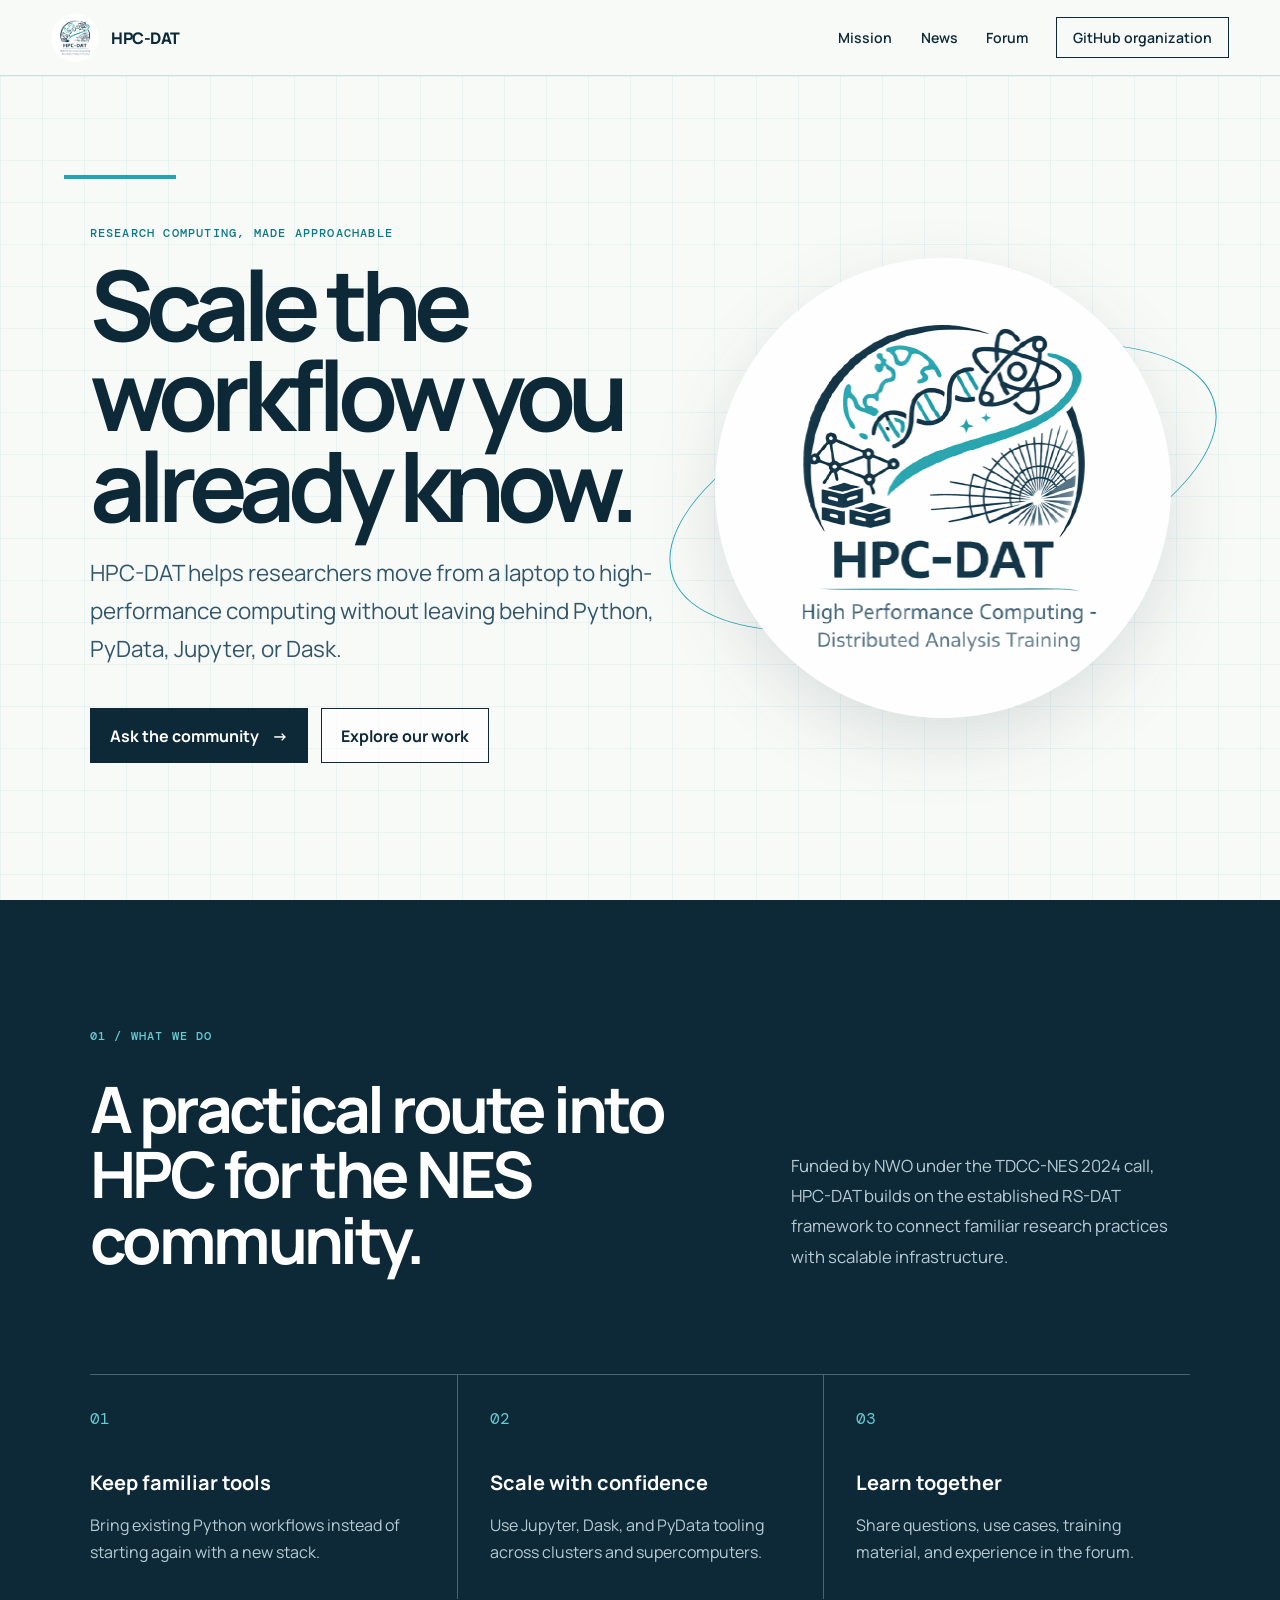
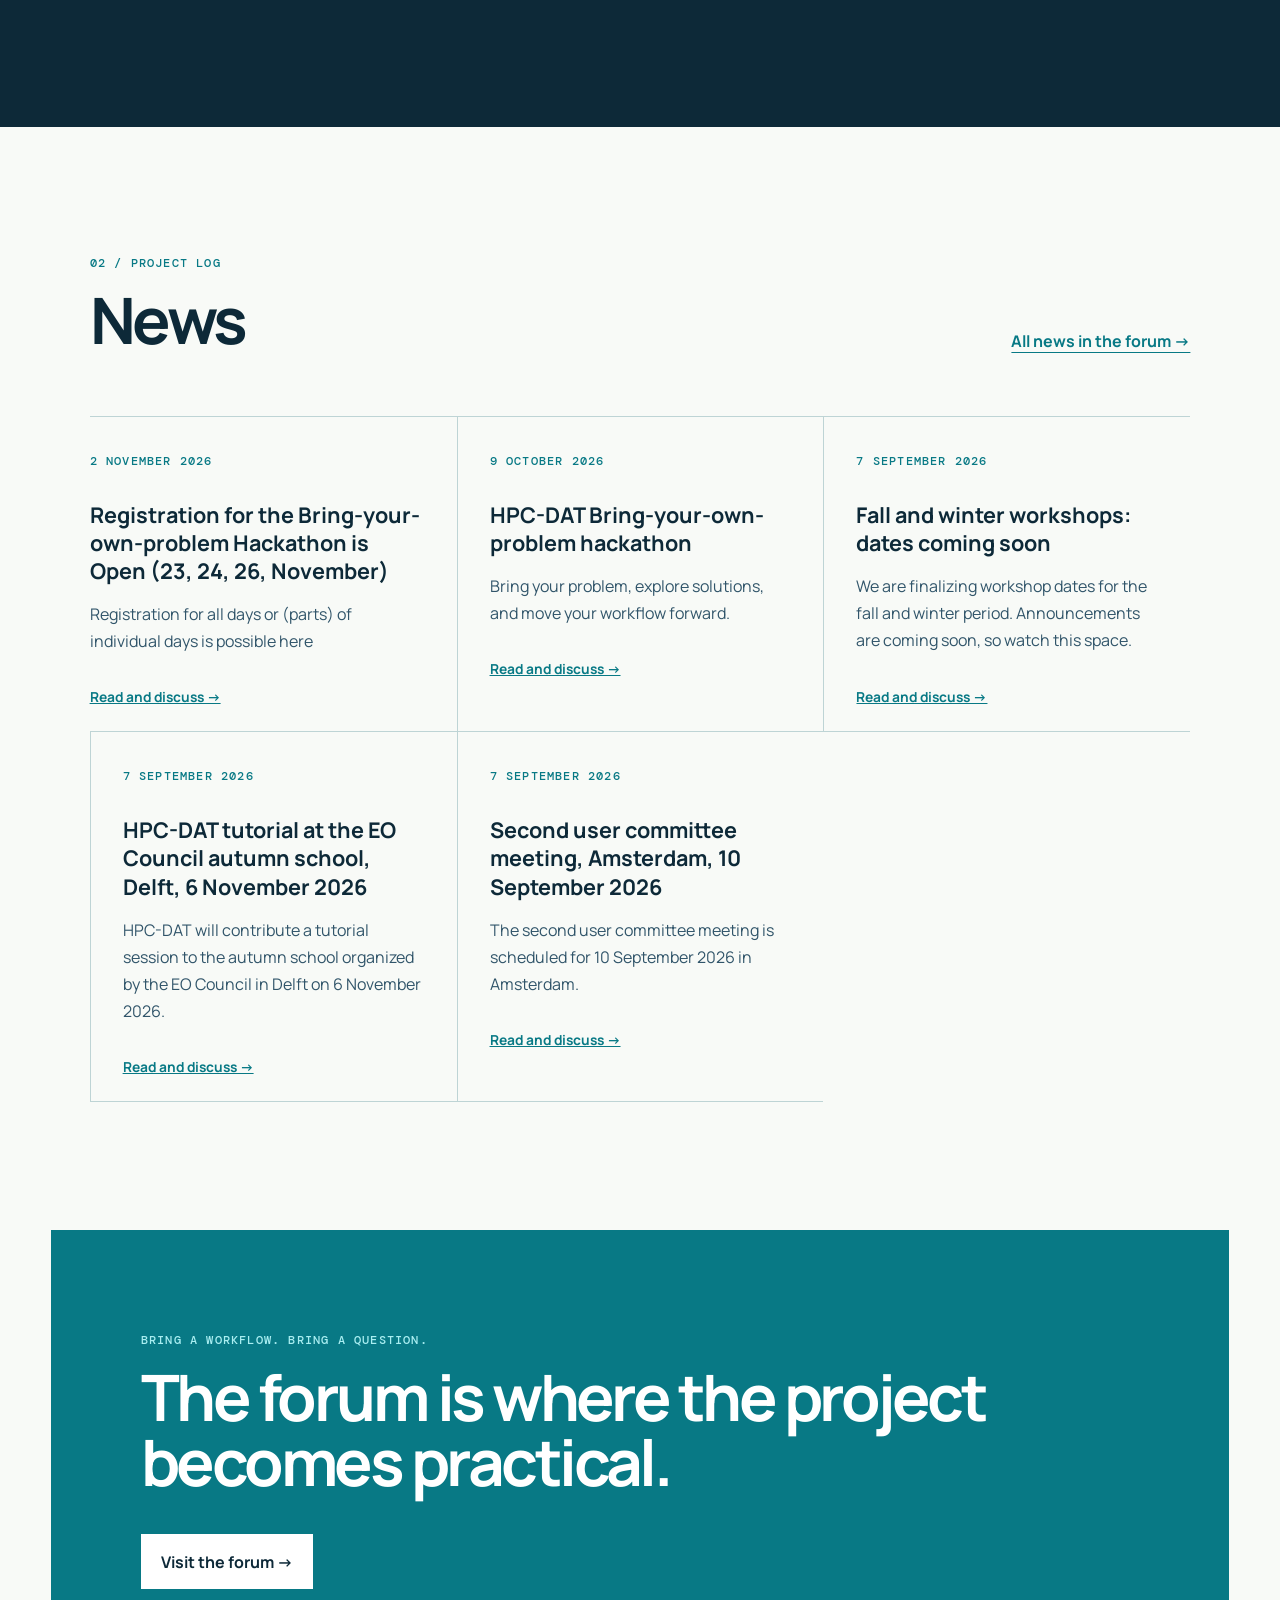
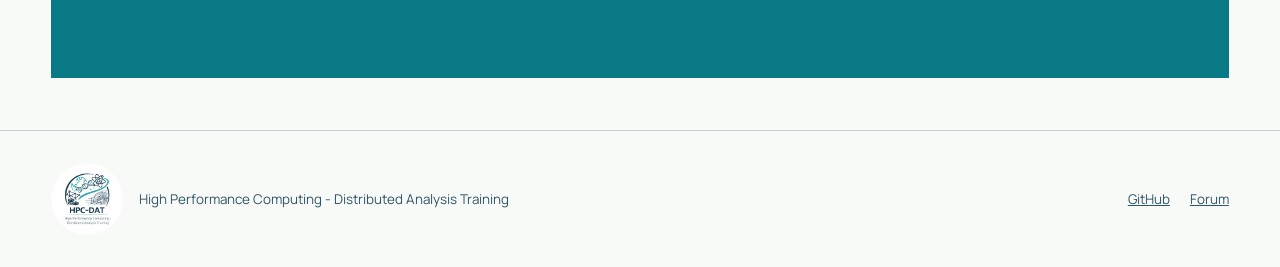
<file: index.html>
<!doctype html>
<html lang="en">
	<head>
		<meta charset="utf-8" />
		<meta name="viewport" content="width=device-width, initial-scale=1" />
		<meta
			name="description"
			content="HPC-DAT lowers the technical barrier to high-performance computing for researchers working with Python, PyData, Jupyter, and Dask."
		/>
		<meta name="theme-color" content="#0d2938" />
		<title>HPC-DAT | Research computing without the barrier</title>
		<link rel="icon" href="/assets/hpc-dat-logo.png" />
		<link rel="preconnect" href="https://fonts.googleapis.com" />
		<link rel="preconnect" href="https://fonts.gstatic.com" crossorigin />
		<link
			href="https://fonts.googleapis.com/css2?family=DM+Mono:wght@400;500&amp;family=Manrope:wght@400;500;600;700;800&amp;display=swap"
			rel="stylesheet"
		/>
		<link rel="stylesheet" href="/styles.css" />
	</head>
	<body>
		<a class="skip-link" href="#main">Skip to content</a>
		<header class="site-header">
			<a class="brand" href="/" aria-label="HPC-DAT home">
				<img src="/assets/hpc-dat-logo.png" alt="" width="56" height="56" />
				<span>HPC-DAT</span>
			</a>
			<nav aria-label="Primary navigation">
				<a href="#mission">Mission</a>
				<a href="#news">News</a>
				<a href="https://hpc-dat.github.io/forum/">Forum</a>
				<a class="nav-org" href="https://github.com/HPC-DAT">GitHub organization</a>
			</nav>
		</header>

		<main id="main">
			<section class="hero" aria-labelledby="hero-title">
				<div class="hero-copy">
					<p class="eyebrow">Research computing, made approachable</p>
					<h1 id="hero-title">Scale the workflow you already know.</h1>
					<p class="hero-lede">
						HPC-DAT helps researchers move from a laptop to high-performance computing
						without leaving behind Python, PyData, Jupyter, or Dask.
					</p>
					<div class="hero-actions">
						<a class="button button-primary" href="https://hpc-dat.github.io/forum/">
							Ask the community <span aria-hidden="true">&rarr;</span>
						</a>
						<a class="button button-secondary" href="https://github.com/HPC-DAT">
							Explore our work
						</a>
					</div>
				</div>
				<div class="hero-mark" aria-hidden="true">
					<div class="orbit orbit-one"></div>
					<div class="orbit orbit-two"></div>
					<img src="/assets/hpc-dat-logo.png" alt="" width="460" height="460" />
				</div>
			</section>

			<section class="mission" id="mission" aria-labelledby="mission-title">
				<div class="section-label">01 / What we do</div>
				<div class="mission-copy">
					<h2 id="mission-title">A practical route into HPC for the NES community.</h2>
					<p>
						Funded by NWO under the TDCC-NES 2024 call, HPC-DAT builds on the established
						RS-DAT framework to connect familiar research practices with scalable infrastructure.
					</p>
				</div>
				<div class="principles">
					<article>
						<span>01</span>
						<h3>Keep familiar tools</h3>
						<p>Bring existing Python workflows instead of starting again with a new stack.</p>
					</article>
					<article>
						<span>02</span>
						<h3>Scale with confidence</h3>
						<p>Use Jupyter, Dask, and PyData tooling across clusters and supercomputers.</p>
					</article>
					<article>
						<span>03</span>
						<h3>Learn together</h3>
						<p>Share questions, use cases, training material, and experience in the forum.</p>
					</article>
				</div>
			</section>

			<section class="news" id="news" aria-labelledby="news-title">
				<div class="news-heading">
					<div>
						<div class="section-label">02 / Project log</div>
						<h2 id="news-title">News</h2>
					</div>
					<a href="https://hpc-dat.github.io/forum/t/news">All news in the forum &rarr;</a>
				</div>
				<div class="news-grid">
					<!-- news-sync:start -->
					<article class="news-card">
						<p class="news-meta">2 November 2026</p>
						<h3><a href="https://hpc-dat.github.io/forum/d/9">Registration for the Bring-your-own-problem Hackathon is Open (23, 24, 26, November)</a></h3>
						<p>Registration for all days or (parts) of individual days is possible here</p>
						<a class="news-link" href="https://hpc-dat.github.io/forum/d/9">Read and discuss &rarr;</a>
					</article>
					<article class="news-card">
						<p class="news-meta">9 October 2026</p>
						<h3><a href="https://hpc-dat.github.io/forum/d/8">HPC-DAT Bring-your-own-problem hackathon</a></h3>
						<p>Bring your problem, explore solutions, and move your workflow forward.</p>
						<a class="news-link" href="https://hpc-dat.github.io/forum/d/8">Read and discuss &rarr;</a>
					</article>
					<article class="news-card">
						<p class="news-meta">7 September 2026</p>
						<h3><a href="https://hpc-dat.github.io/forum/d/6">Fall and winter workshops: dates coming soon</a></h3>
						<p>We are finalizing workshop dates for the fall and winter period. Announcements are coming soon, so watch this space.</p>
						<a class="news-link" href="https://hpc-dat.github.io/forum/d/6">Read and discuss &rarr;</a>
					</article>
					<article class="news-card">
						<p class="news-meta">7 September 2026</p>
						<h3><a href="https://hpc-dat.github.io/forum/d/5">HPC-DAT tutorial at the EO Council autumn school, Delft, 6 November 2026</a></h3>
						<p>HPC-DAT will contribute a tutorial session to the autumn school organized by the EO Council in Delft on 6 November 2026.</p>
						<a class="news-link" href="https://hpc-dat.github.io/forum/d/5">Read and discuss &rarr;</a>
					</article>
					<article class="news-card">
						<p class="news-meta">7 September 2026</p>
						<h3><a href="https://hpc-dat.github.io/forum/d/4">Second user committee meeting, Amsterdam, 10 September 2026</a></h3>
						<p>The second user committee meeting is scheduled for 10 September 2026 in Amsterdam.</p>
						<a class="news-link" href="https://hpc-dat.github.io/forum/d/4">Read and discuss &rarr;</a>
					</article>
					<!-- news-sync:end -->
				</div>
			</section>

			<section class="join" aria-labelledby="join-title">
				<p class="eyebrow">Bring a workflow. Bring a question.</p>
				<h2 id="join-title">The forum is where the project becomes practical.</h2>
				<a class="button button-light" href="https://hpc-dat.github.io/forum/">Visit the forum &rarr;</a>
			</section>
		</main>

		<footer>
			<img src="/assets/hpc-dat-logo.png" alt="HPC-DAT" width="72" height="72" />
			<p>High Performance Computing - Distributed Analysis Training</p>
			<div>
				<a href="https://github.com/HPC-DAT">GitHub</a>
				<a href="https://hpc-dat.github.io/forum/">Forum</a>
			</div>
		</footer>
	</body>
</html>
</file>
<file: styles.css>
:root {
	--ink: #0d2938;
	--ink-soft: #31556a;
	--teal: #20a5b2;
	--teal-dark: #087985;
	--mist: #e9f5f4;
	--paper: #f8faf7;
	--line: #bed4d5;
	--white: #fff;
	font-family: "Manrope", sans-serif;
	color: var(--ink);
	background: var(--paper);
	font-synthesis: none;
}

* { box-sizing: border-box; }
html { scroll-behavior: smooth; }
body { margin: 0; min-width: 320px; }
a { color: inherit; }
.skip-link { position: fixed; top: -4rem; left: 1rem; z-index: 20; padding: .75rem 1rem; background: var(--white); }
.skip-link:focus { top: 1rem; }

.site-header {
	position: sticky;
	top: 0;
	z-index: 10;
	display: flex;
	align-items: center;
	justify-content: space-between;
	min-height: 76px;
	padding: 0 clamp(1.25rem, 4vw, 5rem);
	border-bottom: 1px solid rgba(190, 212, 213, .75);
	background: rgba(248, 250, 247, .92);
	backdrop-filter: blur(16px);
}

.brand { display: flex; align-items: center; gap: .75rem; font-weight: 800; text-decoration: none; letter-spacing: -.03em; }
.brand img { width: 48px; height: 48px; border-radius: 50%; }
nav { display: flex; align-items: center; gap: clamp(.8rem, 2.2vw, 2rem); font-size: .88rem; font-weight: 600; }
nav a { text-decoration: none; }
nav a:hover, nav a:focus-visible { color: var(--teal-dark); }
.nav-org { padding: .65rem 1rem; border: 1px solid var(--ink); }

.hero {
	position: relative;
	display: grid;
	grid-template-columns: minmax(0, 1.1fr) minmax(300px, .9fr);
	align-items: center;
	min-height: calc(100vh - 76px);
	padding: clamp(4rem, 8vw, 8rem) clamp(1.25rem, 7vw, 8rem);
	overflow: hidden;
	background:
		linear-gradient(90deg, rgba(32, 165, 178, .07) 1px, transparent 1px),
		linear-gradient(rgba(32, 165, 178, .07) 1px, transparent 1px);
	background-size: 42px 42px;
}
.hero::before { content: ""; position: absolute; inset: 12% auto auto 5%; width: 7rem; border-top: 4px solid var(--teal); }
.hero-copy { position: relative; z-index: 1; max-width: 760px; }
.eyebrow, .section-label, .news-meta { font-family: "DM Mono", monospace; text-transform: uppercase; letter-spacing: .1em; font-size: .75rem; font-weight: 500; }
.eyebrow { color: var(--teal-dark); }
h1 { max-width: 900px; margin: 1.1rem 0 1.5rem; font-size: clamp(3.2rem, 7.6vw, 7.6rem); line-height: .93; letter-spacing: -.075em; }
.hero-lede { max-width: 680px; font-size: clamp(1.1rem, 2vw, 1.4rem); line-height: 1.7; color: var(--ink-soft); }
.hero-actions { display: flex; flex-wrap: wrap; gap: .8rem; margin-top: 2.5rem; }
.button { display: inline-flex; align-items: center; justify-content: center; gap: .8rem; padding: .95rem 1.2rem; border: 1px solid var(--ink); font-weight: 700; text-decoration: none; transition: transform .18s ease, background .18s ease; }
.button:hover { transform: translateY(-2px); }
.button-primary { color: var(--white); background: var(--ink); }
.button-secondary { background: rgba(255,255,255,.62); }
.hero-mark { position: relative; display: grid; place-items: center; min-height: 460px; }
.hero-mark img { position: relative; width: min(92%, 460px); border-radius: 50%; filter: drop-shadow(0 24px 34px rgba(13,41,56,.12)); }
.orbit { position: absolute; border: 1px solid var(--teal); border-radius: 50%; }
.orbit-one { width: 115%; aspect-ratio: 1; transform: rotate(-18deg) scaleY(.42); }
.orbit-two { width: 88%; aspect-ratio: 1; transform: rotate(35deg) scaleY(.42); border-style: dashed; }

.mission { padding: clamp(5rem, 10vw, 9rem) clamp(1.25rem, 7vw, 8rem); background: var(--ink); color: var(--white); }
.section-label { margin-bottom: 2rem; color: #69cbd1; }
.mission-copy { display: grid; grid-template-columns: 1.2fr .8fr; gap: clamp(2rem, 8vw, 8rem); align-items: end; }
h2 { margin: 0; font-size: clamp(2.4rem, 5vw, 5.5rem); line-height: 1.02; letter-spacing: -.055em; }
.mission-copy p { margin: 0; color: #b7cbd3; font-size: 1.05rem; line-height: 1.8; }
.principles { display: grid; grid-template-columns: repeat(3, 1fr); margin-top: clamp(4rem, 8vw, 7rem); border-top: 1px solid #496575; }
.principles article { padding: 2rem 2rem 1rem 0; }
.principles article + article { padding-left: 2rem; border-left: 1px solid #496575; }
.principles span { font-family: "DM Mono", monospace; color: #69cbd1; }
.principles h3 { margin: 2.5rem 0 .8rem; font-size: 1.25rem; }
.principles p { color: #b7cbd3; line-height: 1.7; }

.news { padding: clamp(5rem, 10vw, 9rem) clamp(1.25rem, 7vw, 8rem); }
.news .section-label { color: var(--teal-dark); margin-bottom: 1rem; }
.news-heading { display: flex; justify-content: space-between; align-items: end; gap: 2rem; }
.news-heading > a { color: var(--teal-dark); font-weight: 700; text-underline-offset: .3em; }
.news-grid { display: grid; grid-template-columns: repeat(3, 1fr); margin-top: 4rem; border-top: 1px solid var(--line); }
.news-card { min-height: 290px; padding: 1.5rem 2rem 1.5rem 0; border-bottom: 1px solid var(--line); }
.news-card + .news-card { padding-left: 2rem; border-left: 1px solid var(--line); }
.news-meta { color: var(--teal-dark); }
.news-card h3 { margin: 2rem 0 1rem; font-size: 1.35rem; line-height: 1.3; }
.news-card h3 a { text-decoration: none; }
.news-card h3 a:hover { color: var(--teal-dark); }
.news-card p:not(.news-meta) { color: var(--ink-soft); line-height: 1.7; }
.news-link { display: inline-block; margin-top: 1rem; font-size: .86rem; font-weight: 700; color: var(--teal-dark); }

.join { margin: 0 clamp(1.25rem, 4vw, 5rem) clamp(1.25rem, 4vw, 5rem); padding: clamp(3rem, 7vw, 6rem); color: var(--white); background: var(--teal-dark); }
.join .eyebrow { color: #a9eef1; }
.join h2 { max-width: 900px; margin: 1rem 0 2.5rem; }
.button-light { color: var(--ink); border-color: var(--white); background: var(--white); }
footer { display: flex; align-items: center; gap: 1rem; padding: 2rem clamp(1.25rem, 4vw, 5rem); border-top: 1px solid var(--line); color: var(--ink-soft); font-size: .84rem; }
footer img { border-radius: 50%; }
footer div { display: flex; gap: 1.25rem; margin-left: auto; }

@media (max-width: 900px) {
	.site-header { align-items: flex-start; padding-top: .75rem; padding-bottom: .75rem; }
	nav { flex-wrap: wrap; justify-content: flex-end; }
	nav a:first-child { display: none; }
	.hero { grid-template-columns: 1fr; }
	.hero-mark { min-height: 320px; margin-top: 2rem; }
	.hero-mark img { width: min(72vw, 390px); }
	.mission-copy { grid-template-columns: 1fr; }
	.news-grid { grid-template-columns: 1fr; }
	.news-card, .news-card + .news-card { min-height: auto; padding: 1.5rem 0; border-left: 0; }
}

@media (max-width: 620px) {
	.site-header { position: static; }
	.brand span, .nav-org { display: none; }
	nav { gap: 1rem; padding-top: .65rem; }
	h1 { font-size: clamp(3rem, 16vw, 5rem); }
	.hero { min-height: auto; padding-top: 6rem; }
	.hero-mark { min-height: 250px; }
	.principles { grid-template-columns: 1fr; }
	.principles article + article { padding-left: 0; border-left: 0; border-top: 1px solid #496575; }
	.news-heading { align-items: flex-start; flex-direction: column; }
	footer { align-items: flex-start; flex-wrap: wrap; }
	footer p { width: calc(100% - 90px); }
	footer div { width: 100%; margin-left: 0; }
}

@media (prefers-reduced-motion: reduce) {
	html { scroll-behavior: auto; }
	.button { transition: none; }
}
</file>
